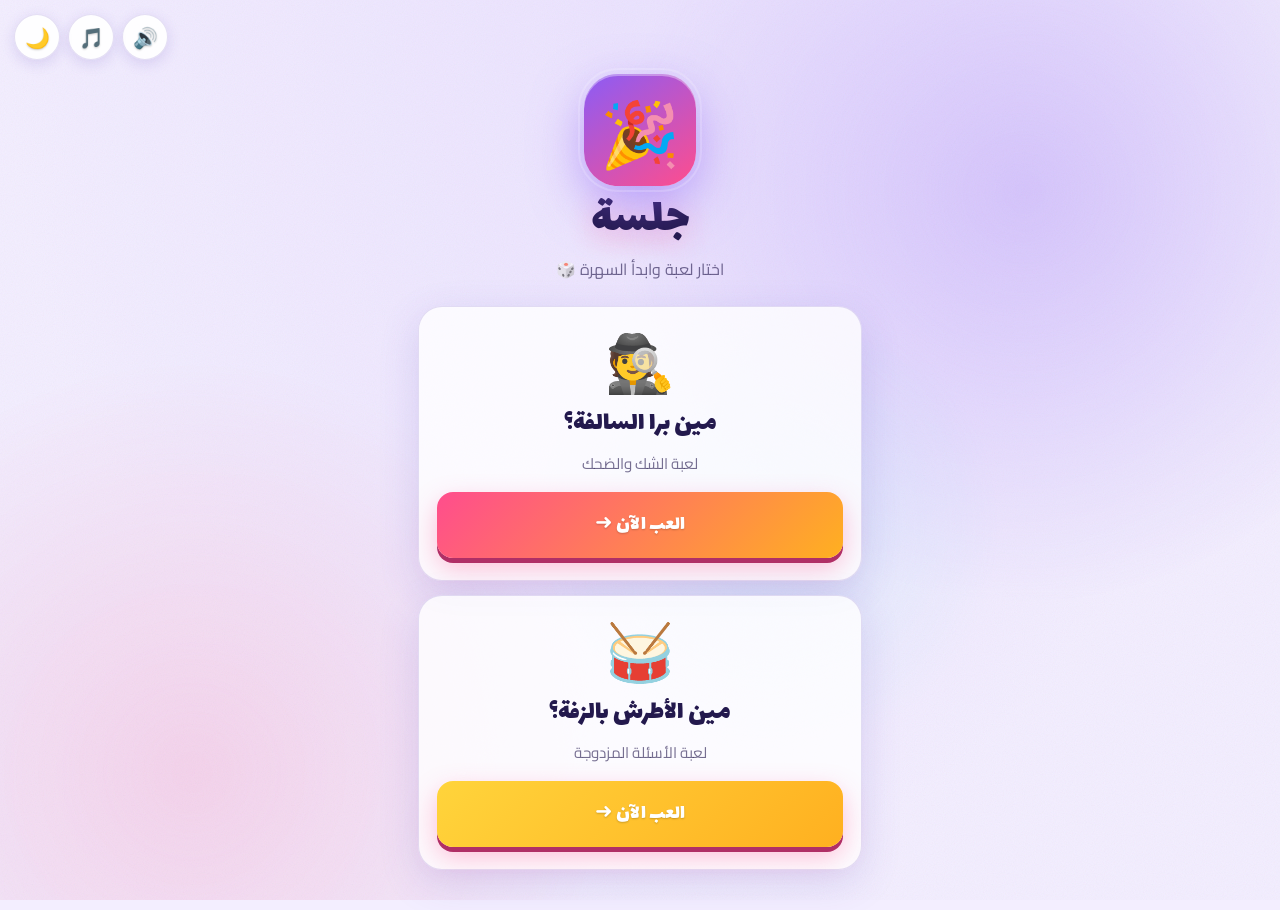
<file: index.html>
<!DOCTYPE html>
<html lang="ar" dir="rtl">
<head>
<meta charset="UTF-8">
<meta name="referrer" content="no-referrer">
<meta name="viewport" content="width=device-width, initial-scale=1.0, viewport-fit=cover">
<meta name="theme-color" content="#0b0820">
<script src="js/theme.js?v=32"></script>
<title>جلسة</title>
<link rel="icon" href="data:image/svg+xml,%3Csvg xmlns='http://www.w3.org/2000/svg' viewBox='0 0 100 100'%3E%3Ctext y='.9em' font-size='90'%3E🕵️%3C/text%3E%3C/svg%3E">
<link rel="preconnect" href="https://fonts.googleapis.com">
<link rel="preconnect" href="https://fonts.gstatic.com" crossorigin>
<link href="https://fonts.googleapis.com/css2?family=Cairo:wght@400;700;900&family=Lalezar&display=swap" rel="stylesheet">
<link rel="stylesheet" href="css/style.css?v=32">
</head>
<body>
<div id="aurora"><i></i><i></i><i></i></div>
<div id="bg"></div>
<div class="top-controls">
  <button id="muteBtn" data-quiet="1" aria-label="المؤثرات الصوتية">🔊</button>
  <button id="musicBtn" data-quiet="1" aria-label="الموسيقى">🎵</button>
  <button id="themeBtn" data-quiet="1" aria-label="الوضع الليلي أو العادي">🌙</button>
</div>
<div id="app"></div>

<script src="js/vendor/supabase-2.119.0.js"></script>
<script src="js/data.js?v=32"></script>
<script src="js/fx.js?v=32"></script>
<script src="js/chars.js?v=32"></script>
<script src="js/local.js?v=32"></script>
<script src="js/secure.js?v=32"></script>
<script src="js/voice.js?v=32"></script>
<script src="js/online.js?v=32"></script>
<script src="js/atarsh_data.js?v=32"></script>
<script src="js/atarsh.js?v=32"></script>
<script src="js/atarsh_online.js?v=32"></script>
</body>
</html>
</file>
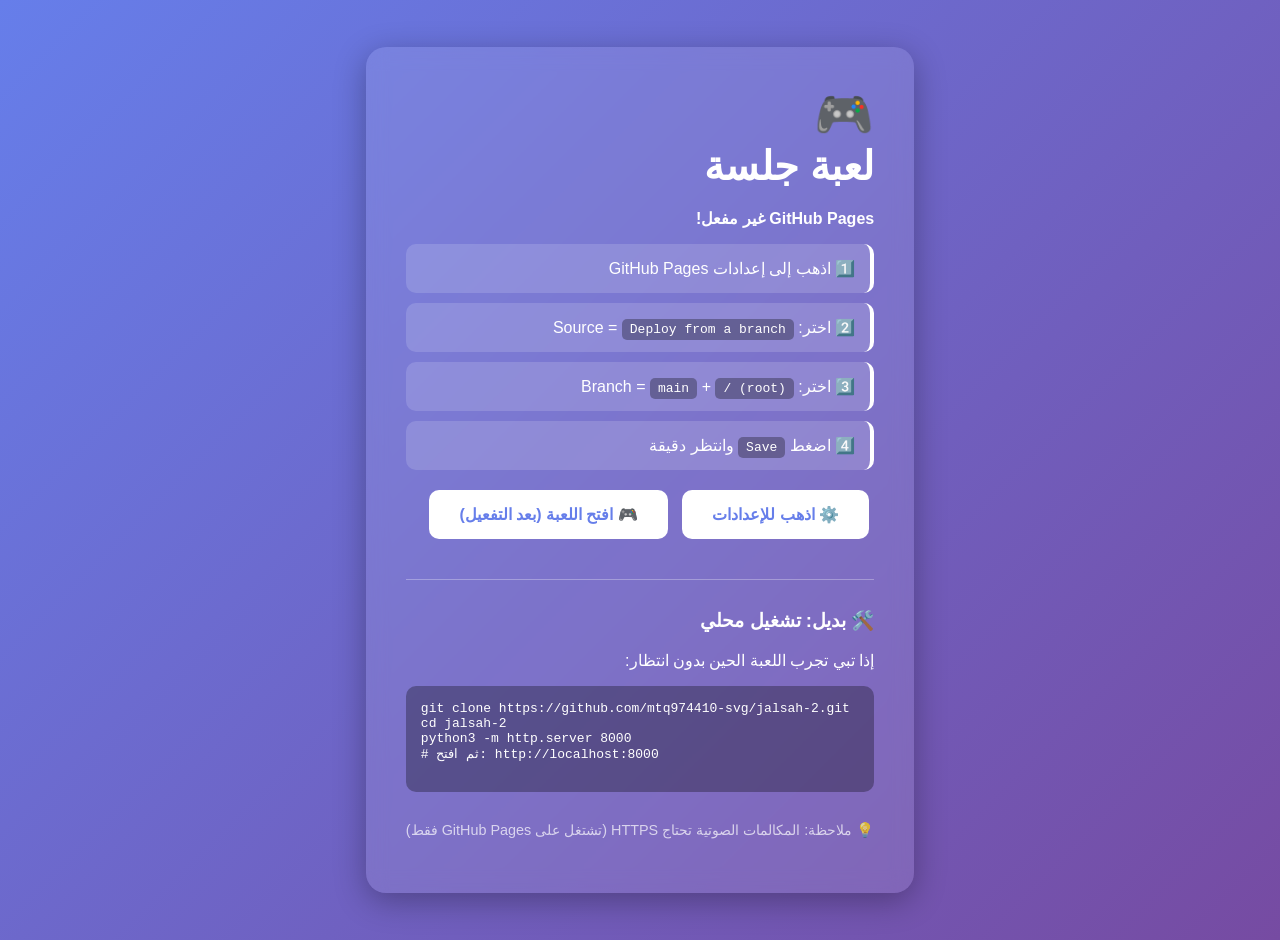
<file: OPEN_ME.html>
<!DOCTYPE html>
<html lang="ar" dir="rtl">
<head>
<meta charset="UTF-8">
<title>تفعيل GitHub Pages - جلسة</title>
<style>
body {
  font-family: 'Segoe UI', Tahoma, Geneva, Verdana, sans-serif;
  background: linear-gradient(135deg, #667eea 0%, #764ba2 100%);
  color: white;
  display: flex;
  justify-content: center;
  align-items: center;
  min-height: 100vh;
  margin: 0;
  padding: 20px;
  direction: rtl;
}
.card {
  background: rgba(255,255,255,0.1);
  backdrop-filter: blur(10px);
  border-radius: 20px;
  padding: 40px;
  max-width: 600px;
  box-shadow: 0 8px 32px rgba(0,0,0,0.3);
}
h1 { font-size: 2.5em; margin: 0 0 20px 0; }
.emoji { font-size: 3em; }
.step { 
  background: rgba(255,255,255,0.15); 
  padding: 15px; 
  margin: 10px 0; 
  border-radius: 10px;
  border-right: 4px solid #fff;
}
.btn {
  display: inline-block;
  background: #fff;
  color: #667eea;
  padding: 15px 30px;
  border-radius: 10px;
  text-decoration: none;
  font-weight: bold;
  margin: 10px 5px;
  transition: transform 0.2s;
}
.btn:hover { transform: scale(1.05); }
code {
  background: rgba(0,0,0,0.3);
  padding: 3px 8px;
  border-radius: 5px;
  font-family: monospace;
}
</style>
</head>
<body>
<div class="card">
  <div class="emoji">🎮</div>
  <h1>لعبة جلسة</h1>
  
  <p><strong>GitHub Pages غير مفعل!</strong></p>
  
  <div class="step">
    <strong>1️⃣</strong> اذهب إلى إعدادات GitHub Pages
  </div>
  
  <div class="step">
    <strong>2️⃣</strong> اختر: Source = <code>Deploy from a branch</code>
  </div>
  
  <div class="step">
    <strong>3️⃣</strong> اختر: Branch = <code>main</code> + <code>/ (root)</code>
  </div>
  
  <div class="step">
    <strong>4️⃣</strong> اضغط <code>Save</code> وانتظر دقيقة
  </div>
  
  <a href="https://github.com/mtq974410-svg/jalsah-2/settings/pages" class="btn" target="_blank">
    ⚙️ اذهب للإعدادات
  </a>
  
  <a href="https://mtq974410-svg.github.io/jalsah-2/" class="btn" target="_blank">
    🎮 افتح اللعبة (بعد التفعيل)
  </a>
  
  <hr style="margin: 30px 0; border: 0; border-top: 1px solid rgba(255,255,255,0.3)">
  
  <h3>🛠️ بديل: تشغيل محلي</h3>
  <p>إذا تبي تجرب اللعبة الحين بدون انتظار:</p>
  <pre style="background: rgba(0,0,0,0.3); padding: 15px; border-radius: 10px; text-align: left; direction: ltr; overflow-x: auto;">
git clone https://github.com/mtq974410-svg/jalsah-2.git
cd jalsah-2
python3 -m http.server 8000
# ثم افتح: http://localhost:8000
  </pre>
  
  <p style="margin-top: 30px; opacity: 0.7; font-size: 0.9em;">
    💡 ملاحظة: المكالمات الصوتية تحتاج HTTPS (تشتغل على GitHub Pages فقط)
  </p>
</div>
</body>
</html>
</file>
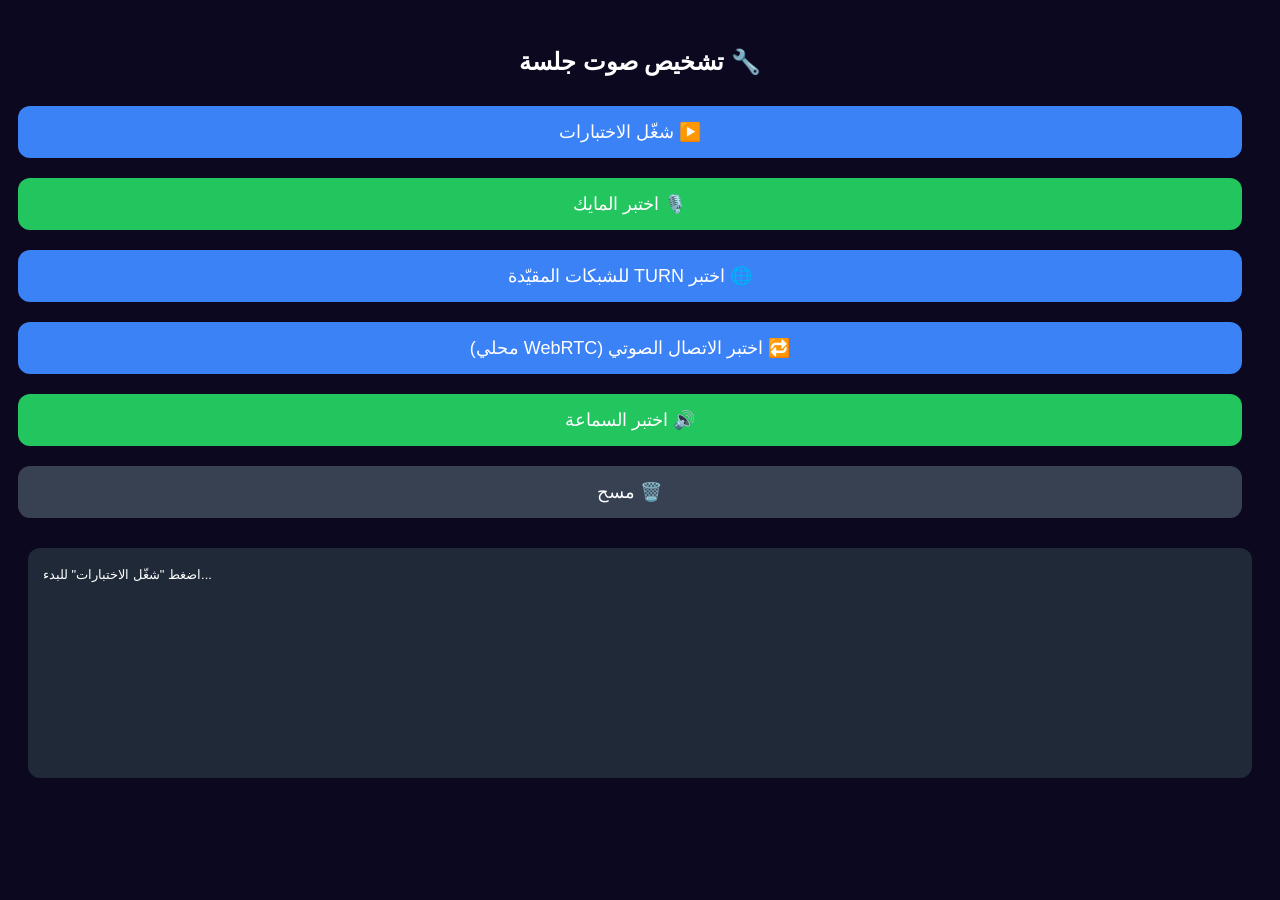
<file: test-voice.html>
<!DOCTYPE html>
<html lang="ar" dir="rtl">
<head>
<meta charset="UTF-8">
<meta name="viewport" content="width=device-width, initial-scale=1.0">
<title>اختبار الصوت</title>
<style>
  body { font-family: Arial, sans-serif; padding: 20px; background: #0b0820; color: white; }
  button { padding: 15px 30px; font-size: 18px; margin: 10px; border-radius: 12px; border: none; cursor: pointer; width: 100%; }
  .green  { background: #22c55e; color: white; }
  .blue   { background: #3b82f6; color: white; }
  .red    { background: #ef4444; color: white; }
  .gray   { background: #374151; color: white; }
  #log { background: #1f2937; border-radius: 12px; padding: 15px; margin-top: 20px; min-height: 200px; font-size: 13px; line-height: 1.8; direction: ltr; word-break: break-all; }
  .ok   { color: #22c55e; }
  .err  { color: #ef4444; }
  .info { color: #60a5fa; }
  .warn { color: #fbbf24; }
  h2 { text-align: center; }
</style>
</head>
<body>
<h2>🔧 تشخيص صوت جلسة</h2>

<button class="blue" onclick="runTests()">▶️ شغّل الاختبارات</button>
<button class="green" onclick="testMic()">🎙️ اختبر المايك</button>
<button class="blue" onclick="testRelay()">🌐 اختبر TURN للشبكات المقيّدة</button>
<button class="blue" onclick="loopbackTest()">🔁 اختبر الاتصال الصوتي (WebRTC محلي)</button>
<button class="green" onclick="testSpeaker()">🔊 اختبر السماعة</button>
<button class="gray" onclick="clearLog()">🗑️ مسح</button>

<div id="log">اضغط "شغّل الاختبارات" للبدء...</div>

<script>
const log = document.getElementById("log");
let captureTestRunning = false;
const turnURL = () => (window.JALSAH_VOICE_CONFIG || {}).turnEndpoint ||
  "https://aljalsa.metered.live/api/v1/turn/credentials?apiKey=1797aa7c66e844529ee95d27d4f7d4220b60";
async function fetchTurn() {
  const ctrl = new AbortController(), timeout = setTimeout(() => ctrl.abort(), 8000);
  try {
    const response = await fetch(turnURL(), {cache: "no-store", credentials: "same-origin", signal: ctrl.signal});
    if (!response.ok) throw new Error("HTTP " + response.status);
    const servers = await response.json();
    if (!Array.isArray(servers) || !servers.some(s => s && s.username && s.credential &&
        (Array.isArray(s.urls) ? s.urls : [s.urls]).some(u => /^turns?:/i.test(u))))
      throw new Error("لا توجد بيانات TURN صالحة");
    return servers;
  } finally { clearTimeout(timeout); }
}

// A credential API success is NOT proof that the relay can be reached.
async function testRelay() {
  let pc;
  addLog("=== اختبار وصول TURN (relay-only) ===");
  try {
    const servers = await fetchTurn();
    const PC = window.RTCPeerConnection || window.webkitRTCPeerConnection;
    pc = new PC({iceServers: servers, iceTransportPolicy: "relay"});
    const gathered = new Promise((resolve, reject) => {
      const timer = setTimeout(() => reject(new Error("لم يصل relay candidate خلال 12 ثانية")), 12000);
      pc.onicecandidate = e => {
        if (e.candidate && / typ relay(?: |$)/.test(e.candidate.candidate)) {clearTimeout(timer);resolve(true);}
        else if (!e.candidate) {clearTimeout(timer);resolve(false);}
      };
      pc.__stopTimer = () => clearTimeout(timer);
    });
    pc.createDataChannel("relay-diagnostic");
    await pc.setLocalDescription(await pc.createOffer());
    const relay = await gathered;
    addLog(relay ? "✅ تم حجز relay عبر TURN. يبقى اختبار جهازين على شبكتين مختلفتين للتأكد من مرور الصوت."
      : "❌ لم يتم حجز relay. راجع صلاحية بيانات TURN وحصة الخدمة والشبكة.", relay ? "ok" : "err");
  } catch(e) { addLog("❌ TURN: " + e.message, "err"); }
  finally { if (pc) {if (pc.__stopTimer) pc.__stopTimer();pc.close();} }
}

function addLog(msg, type = "info") {
  const d = document.createElement("div");
  d.className = type;
  d.textContent = new Date().toLocaleTimeString() + " | " + msg;
  log.appendChild(d);
  log.scrollTop = log.scrollHeight;
}

function clearLog() { log.innerHTML = ""; }

async function runTests() {
  clearLog();
  addLog("=== بدء الاختبارات ===", "info");

  // 1. HTTPS
  addLog("1. HTTPS: " + (window.isSecureContext ? "✅ آمن" : "❌ غير آمن - يجب HTTPS"), window.isSecureContext ? "ok" : "err");

  // 2. getUserMedia
  const hasGUM = !!(navigator.mediaDevices && navigator.mediaDevices.getUserMedia);
  addLog("2. getUserMedia: " + (hasGUM ? "✅ متاح" : "❌ غير متاح"), hasGUM ? "ok" : "err");

  // 3. RTCPeerConnection
  const hasRTC = !!(window.RTCPeerConnection || window.webkitRTCPeerConnection);
  addLog("3. RTCPeerConnection: " + (hasRTC ? "✅ متاح" : "❌ غير متاح"), hasRTC ? "ok" : "err");

  // 4. AudioContext
  const hasAC = !!(window.AudioContext || window.webkitAudioContext);
  addLog("4. AudioContext: " + (hasAC ? "✅ متاح" : "❌ غير متاح"), hasAC ? "ok" : "err");

  // 5. WebCrypto
  const hasCrypto = !!(window.crypto && window.crypto.subtle);
  addLog("5. WebCrypto: " + (hasCrypto ? "✅ متاح" : "❌ غير متاح"), hasCrypto ? "ok" : "err");

  // 6. اختبار STUN
  addLog("6. جاري اختبار STUN...", "info");
  try {
    await testSTUN();
  } catch(e) {
    addLog("   STUN خطأ: " + e.message, "err");
  }

  // 7. اختبار TURN API
  addLog("7. جاري اختبار TURN API...", "info");
  try {
    const data = await fetchTurn();
    addLog("   TURN API: ✅ " + data.length + " servers (بيانات فقط؛ اضغط اختبار TURN للتحقق من relay)", "ok");
  } catch(e) {
    addLog("   TURN API: ❌ " + e.message, "err");
  }

  // 8. معلومات الجهاز
  const ua = navigator.userAgent;
  const inApp = /FBAN|FBAV|FB_IAB|Instagram|Snapchat|Line\/|MicroMessenger|TikTok|musical_ly|BytedanceWebview|Twitter|Telegram|WhatsApp|; wv\)/i.test(ua);
  addLog("   متصفح تطبيق (انستغرام/سناب...): " + (inApp ? "⚠️ نعم - افتح الرابط في Safari أو Chrome" : "✅ لا"), inApp ? "warn" : "ok");
  addLog("   Wake Lock (منع انطفاء الشاشة): " + ("wakeLock" in navigator ? "✅ متاح" : "⚠️ غير متاح (اقفل قفل الشاشة التلقائي يدوياً)"), "wakeLock" in navigator ? "ok" : "warn");
  try {
    if (navigator.permissions) {
      const st = await navigator.permissions.query({ name: "microphone" });
      addLog("   إذن المايك: " + st.state + (st.state === "denied" ? " ❌ ممنوع من إعدادات المتصفح" : ""), st.state === "denied" ? "err" : "info");
    }
  } catch (e) {}
  addLog("8. المتصفح: " + navigator.userAgent.substring(0, 80), "info");
  addLog("   الصفحة: " + location.href, "info");

  addLog("=== انتهت الاختبارات ===", "info");
}

async function testSTUN() {
  const PC = window.RTCPeerConnection || window.webkitRTCPeerConnection;
  if (!PC) throw new Error("RTCPeerConnection غير متاح");
  const pc = new PC({iceServers: [{urls: "stun:stun.l.google.com:19302"}]});
  let timer;
  try {
    const result = new Promise(resolve => {
      timer = setTimeout(() => resolve(false), 5000);
      pc.onicecandidate = e => {
        if (e.candidate && / typ srflx(?: |$)/.test(e.candidate.candidate)) resolve(true);
        else if (!e.candidate) resolve(false);
      };
    });
    pc.createDataChannel("test");
    await pc.setLocalDescription(await pc.createOffer());
    const found = await result;
    addLog(found ? "   STUN: ✅ وصل server-reflexive candidate" : "   STUN: ⚠️ لم يصل عنوان خارجي (شبكة مقيّدة؟)", found ? "ok" : "warn");
  } finally { clearTimeout(timer);pc.close(); }
}

async function measureLevel(stream, ms) {
  const AC = window.AudioContext || window.webkitAudioContext;
  if (!AC) return null;
  const ctx = new AC();
  try { await ctx.resume(); } catch (e) {}
  const src = ctx.createMediaStreamSource(stream), an = ctx.createAnalyser();
  an.fftSize = 512; src.connect(an);
  const silent = ctx.createGain(); silent.gain.value = 0; an.connect(silent); silent.connect(ctx.destination);
  const buf = new Uint8Array(an.fftSize); let peak = 0; const t0 = performance.now();
  await new Promise(done => {
    const tick = () => {
      an.getByteTimeDomainData(buf);
      let sum = 0; for (let i = 0; i < buf.length; i++) { const v = (buf[i] - 128) / 128; sum += v * v; }
      peak = Math.max(peak, Math.sqrt(sum / buf.length));
      if (performance.now() - t0 >= ms) done(); else setTimeout(tick, 50);
    };
    tick();
  });
  try { src.disconnect(); an.disconnect(); silent.disconnect(); await ctx.close(); } catch (e) {}
  return peak;
}

async function getStream() {
  // نفس تسلسل المحاولات المستخدم في اللعبة
  const tries = [
    { echoCancellation: true, noiseSuppression: true, autoGainControl: true, channelCount: { ideal: 1 } },
    { echoCancellation: true, noiseSuppression: true, autoGainControl: true },
    true
  ];
  let last;
  for (const audio of tries) {
    try { return await navigator.mediaDevices.getUserMedia({ audio, video: false }); }
    catch (e) {
      last = e;
      if (["NotAllowedError", "PermissionDeniedError", "SecurityError", "NotFoundError"].includes(e.name)) throw e;
    }
  }
  throw last;
}

async function listDevices() {
  try {
    const devs = await navigator.mediaDevices.enumerateDevices();
    const ins = devs.filter(d => d.kind === "audioinput"), outs = devs.filter(d => d.kind === "audiooutput");
    addLog("🎙️ مايكات: " + ins.length + " | 🔊 مخارج: " + outs.length + (outs.length === 0 ? " (المتصفح يخفي المخارج، طبيعي بسفاري/iOS)" : ""), "info");
    ins.forEach(d => addLog("   - " + (d.label || "(بدون اسم)"), "info"));
  } catch (e) { addLog("تعذّر عرض الأجهزة: " + e.message, "warn"); }
}

async function testSpeaker() {
  addLog("=== اختبار السماعة ===", "info");
  try {
    const AC = window.AudioContext || window.webkitAudioContext;
    const ctx = new AC(); await ctx.resume();
    const o = ctx.createOscillator(), g = ctx.createGain();
    o.frequency.value = 660; g.gain.value = 0.15; o.connect(g); g.connect(ctx.destination);
    o.start(); addLog("🔊 لازم تسمع نغمة لمدة ثانية...", "warn");
    setTimeout(() => { o.stop(); ctx.close(); addLog("لو ما سمعت: ارفع الصوت، وتأكد أن الجوال مو بوضع الصامت (iPhone: الزر الجانبي).", "info"); }, 1000);
  } catch (e) { addLog("❌ " + e.message, "err"); }
}

// اتصالان WebRTC داخل نفس الصفحة: يثبت أن المايك + الترميز + التشغيل يشتغلون بهالمتصفح
async function loopbackTest() {
  if (captureTestRunning) { addLog("انتظر اكتمال اختبار المايك الحالي", "warn"); return; }
  captureTestRunning = true;
  addLog("=== اختبار اتصال WebRTC محلي (لا يختبر الشبكة الخارجية) ===");
  let stream, a, b, el, timer;
  const earlyA = [], earlyB = [];
  const add = (pc, list, candidate) => {
    if (!candidate) return;
    if (pc.remoteDescription) pc.addIceCandidate(candidate).catch(e => addLog("ICE: " + e.message, "warn"));
    else list.push(candidate);
  };
  try {
    stream = await getStream(); await listDevices();
    const PC = window.RTCPeerConnection || window.webkitRTCPeerConnection;
    a = new PC({iceServers: []}); b = new PC({iceServers: []});
    a.onicecandidate = e => add(b, earlyB, e.candidate);
    b.onicecandidate = e => add(a, earlyA, e.candidate);
    let remote;
    b.ontrack = e => { remote = (e.streams && e.streams[0]) || new MediaStream([e.track]); };
    stream.getTracks().forEach(t => a.addTrack(t, stream));
    await a.setLocalDescription(await a.createOffer()); await b.setRemoteDescription(a.localDescription);
    for (const candidate of earlyB.splice(0)) await b.addIceCandidate(candidate);
    await b.setLocalDescription(await b.createAnswer()); await a.setRemoteDescription(b.localDescription);
    for (const candidate of earlyA.splice(0)) await a.addIceCandidate(candidate);
    await new Promise((resolve,reject) => {
      const check = () => {
        if (a.connectionState === "failed" || b.connectionState === "failed") return reject(new Error("فشل ICE"));
        if (remote && [a,b].every(pc => pc.connectionState === "connected" || ["connected","completed"].includes(pc.iceConnectionState))) resolve();
      };
      timer = setTimeout(() => reject(new Error("لم يكتمل الاتصال خلال 10 ثواني")),10000);
      a.onconnectionstatechange = b.onconnectionstatechange = a.oniceconnectionstatechange = b.oniceconnectionstatechange = check;
      check();
    });
    clearTimeout(timer);
    el = document.createElement("audio"); el.muted = true; el.srcObject = remote;
    el.setAttribute("playsinline", ""); document.body.appendChild(el);
    try { await el.play(); } catch(e) {}
    addLog("🎤 اتصل ICE فعلياً. تكلّم الحين 4 ثواني...", "warn");
    const peak = await measureLevel(remote,4000), reports = await b.getStats();
    const inbound = [...reports.values()].find(s => s.type === "inbound-rtp" && (s.kind === "audio" || s.mediaType === "audio"));
    if (!inbound || !inbound.bytesReceived) throw new Error("لم تصل حزم صوت RTP");
    addLog("✅ وصل صوت RTP: " + inbound.bytesReceived + " bytes", "ok");
    if (peak !== null) addLog(peak > 0.02 ? "✅ المايك والترميز والاستقبال يعملون محلياً" : "⚠️ المسار متصل لكن المستوى منخفض. تأكد أن المايك مو مكتوم.", peak > 0.02 ? "ok" : "warn");
  } catch(e) { addLog("❌ " + e.name + ": " + e.message, "err"); }
  finally {
    clearTimeout(timer);
    if (el) { el.pause(); el.srcObject = null; el.remove(); }
    if (a) a.close(); if (b) b.close();
    if (stream) stream.getTracks().forEach(t => t.stop());
    captureTestRunning = false;
  }
}

async function testMic() {
  if (captureTestRunning) { addLog("انتظر اكتمال الاختبار الحالي", "warn"); return; }
  captureTestRunning = true;
  let stream;
  addLog("=== اختبار المايك ===", "info");
  try {
    addLog("جاري طلب إذن المايك...", "info");
    stream = await getStream();
    await listDevices();
    const tracks = stream.getAudioTracks();
    addLog("✅ المايك يعمل! Tracks: " + tracks.length, "ok");
    tracks.forEach(t => {
      addLog("  Track: " + t.label + " | enabled: " + t.enabled + " | state: " + t.readyState, "info");
    });

    // مستوى الصوت الفعلي: يكشف مايك شغّال بس مكتوم من النظام أو بعيد
    addLog("🎤 تكلّم الحين لمدة 4 ثواني...", "warn");
    const peak = await measureLevel(stream, 4000);
    if (peak === null) addLog("AudioContext غير متاح، تخطينا فحص المستوى", "warn");
    else if (peak > 0.02) addLog("✅ المايك يلتقط صوتك (أعلى مستوى: " + Math.round(peak * 100) + "%)", "ok");
    else addLog("⚠️ المايك شغّال بس ما التقط صوت (" + Math.round(peak * 100) + "%). تأكد إنه مو مكتوم من إعدادات الجهاز، وقرّب منه.", "warn");

    // أوقف الـ stream
    stream.getTracks().forEach(t => t.stop());
    addLog("✅ اختبار المايك اكتمل بنجاح!", "ok");
  } catch(e) {
    addLog("❌ خطأ: " + e.name + " - " + e.message, "err");
    const errors = {
      NotAllowedError: "المتصفح منع المايك → اضغط على القفل 🔒 ← الميكروفون ← سماح (وتأكد من إذن المتصفح بإعدادات الجهاز)",
      NotFoundError: "ما في مايك على الجهاز",
      NotReadableError: "المايك مشغول بتطبيق ثاني",
      SecurityError: "يحتاج HTTPS",
    };
    if (errors[e.name]) addLog("💡 الحل: " + errors[e.name], "warn");
  } finally {
    if (stream) stream.getTracks().forEach(t => t.stop());
    captureTestRunning = false;
  }
}
</script>
</body>
</html>
</file>
<file: css/style.css>
/* ============================================================
   مين برا السالفة؟ — التصميم
   ============================================================ */
:root {
  --bg: #0b0820;
  --pink: #ff4d8d; --orange: #ffb020; --cyan: #22d3ee; --violet: #8b5cf6;
  --green: #2ee59d; --red: #ff4d6d; --gold: #ffd43b;
  --glass: rgba(255,255,255,0.08); --glass-2: rgba(255,255,255,0.12);
  --line: rgba(255,255,255,0.14);
  --text: #f4f1ff; --muted: rgba(244,241,255,0.65);
  --display: 'Lalezar', 'Cairo', Tahoma, sans-serif;
  --radius: 24px;
  /* ألوان تتغير بين الوضع الليلي والعادي */
  --soft: rgba(255,255,255,.06); --soft-2: rgba(255,255,255,.1); --track: rgba(255,255,255,.12);
  --input-bg: rgba(0,0,0,.25); --placeholder: rgba(255,255,255,.45);
  --shadow: rgba(0,0,0,.35); --panel: rgba(20,14,50,.97); --ctrl-bg: rgba(40,28,90,.75);
  --tile: linear-gradient(160deg, rgba(255,255,255,.18), rgba(255,255,255,.05));
  --aurora-top: #1d1150; --ink: #fff;
}
/* ----- الوضع العادي (فاتح) ----- */
html[data-theme="light"] {
  --bg: #f3eeff;
  --glass: rgba(255,255,255,.8); --glass-2: rgba(255,255,255,.96);
  --line: rgba(90,60,180,.16);
  --text: #23194d; --muted: rgba(35,25,77,.62);
  --soft: rgba(110,80,220,.06); --soft-2: rgba(110,80,220,.1); --track: rgba(90,60,180,.12);
  --input-bg: #ffffff; --placeholder: rgba(35,25,77,.4);
  --shadow: rgba(90,60,180,.16); --panel: rgba(255,255,255,.98); --ctrl-bg: rgba(255,255,255,.92);
  --tile: linear-gradient(160deg, #ffffff, #ece4ff);
  --aurora-top: #e7dcff; --ink: #23194d;
}
html { transition: background .3s; }
body, .card, .chip, .ghost, .pill, input, .chat-sheet, .toast, .top-controls button { transition: background-color .3s, color .3s, border-color .3s; }
* { box-sizing: border-box; -webkit-tap-highlight-color: transparent; }
html { min-height: 100%; background: var(--bg); overflow-x: hidden; }
body {
  margin: 0; min-height: 100vh; overflow-x: hidden;
  font-family: 'Cairo', Tahoma, sans-serif; color: var(--text);
  display: flex; justify-content: center;
}

/* ----- الخلفية: شفق متحرك + حبيبات + إيموجيات ----- */
#aurora { position: fixed; inset: 0; z-index: -2; overflow: hidden; background: radial-gradient(ellipse at top, var(--aurora-top), var(--bg) 70%); }
html[data-theme="light"] #aurora { opacity: .6; }
#aurora i { position: absolute; width: 70vmax; height: 70vmax; border-radius: 50%; opacity: .5; animation: drift 22s ease-in-out infinite alternate; will-change: transform; }
#aurora i:nth-child(1) { background: radial-gradient(circle, rgba(139,92,246,.9), transparent 65%); top: -20vmax; right: -15vmax; }
#aurora i:nth-child(2) { background: radial-gradient(circle, rgba(255,77,141,.8), transparent 65%); bottom: -25vmax; left: -20vmax; animation-duration: 28s; opacity: .35; }
#aurora i:nth-child(3) { background: radial-gradient(circle, rgba(34,211,238,.7), transparent 65%); top: 30%; left: 40%; width: 40vmax; height: 40vmax; animation-duration: 34s; opacity: .22; }
body::after {
  content: ""; position: fixed; inset: 0; z-index: -1; pointer-events: none; opacity: .07;
  background-image: url("data:image/svg+xml,%3Csvg xmlns='http://www.w3.org/2000/svg' width='160' height='160'%3E%3Cfilter id='n'%3E%3CfeTurbulence type='fractalNoise' baseFrequency='.9' numOctaves='2'/%3E%3C/filter%3E%3Crect width='100%25' height='100%25' filter='url(%23n)'/%3E%3C/svg%3E");
}
#bg { position: fixed; inset: 0; overflow: hidden; pointer-events: none; z-index: -1; }
#bg span { position: absolute; bottom: -80px; opacity: .1; animation: floatUp linear infinite; filter: saturate(.8); }
#fx { position: fixed; inset: 0; width: 100%; height: 100%; pointer-events: none; z-index: 80; }

#app { position: relative; width: 100%; max-width: 480px; padding: 74px 18px 40px; }

/* ----- أزرار الصوت ----- */
.top-controls { position: fixed; top: 14px; left: 14px; z-index: 60; display: flex; gap: 8px; }
.top-controls button {
  width: 46px; height: 46px; padding: 0; border-radius: 50%; font-size: 1.25rem;
  background: var(--ctrl-bg); border: 1px solid var(--line); box-shadow: 0 4px 14px var(--shadow); color: var(--text);
}
.top-controls button.off { opacity: .45; filter: grayscale(1); }

/* ----- الطباعة ----- */
h1, h2, h3 { margin: 0; font-weight: 400; }
h1 { font-family: var(--display); font-size: 2.6rem; text-align: center; line-height: 1.2; }
h2, .title { font-family: var(--display); font-size: 1.9rem; text-align: center; margin: 4px 0 14px; line-height: 1.3; }
.center { text-align: center; }
.muted { color: var(--muted); }
.hint { color: var(--muted); font-size: .92rem; text-align: center; margin: 10px 0 0; }

/* ----- الهيرو ----- */
.hero { text-align: center; margin: 0 0 22px; }
.logo-badge {
  width: 112px; height: 112px; margin: 0 auto 8px; border-radius: 34px; display: grid; place-items: center;
  background: linear-gradient(145deg, var(--pink), var(--violet));
  box-shadow: 0 18px 50px rgba(139,92,246,.55), inset 0 2px 0 rgba(255,255,255,.35);
  animation: floatY 4s ease-in-out infinite; position: relative;
}
.logo-badge::after { content: ""; position: absolute; inset: -6px; border-radius: 40px; border: 2px solid rgba(255,255,255,.18); animation: pulseRing 2.6s ease-out infinite; }
.logo-emoji { font-size: 64px; animation: wiggle 3s ease-in-out infinite; display: inline-block; }
.logo { font-size: 3.1rem; line-height: 1.05; margin-top: 6px; text-shadow: 0 6px 30px rgba(255,77,141,.35); }
.logo span {
  background: linear-gradient(90deg, var(--orange), var(--pink), var(--violet), var(--orange));
  background-size: 300% 100%; -webkit-background-clip: text; background-clip: text; color: transparent;
  animation: gradMove 6s linear infinite;
}
.tagline { color: var(--muted); margin: 8px 0 0; }

/* ----- الكروت ----- */
.card {
  position: relative; background: var(--glass); border: 1px solid var(--line);
  border-radius: var(--radius); padding: 18px; margin-bottom: 14px;
  box-shadow: 0 12px 40px var(--shadow), inset 0 1px 0 rgba(255,255,255,.08);
}
.card-title { display: flex; align-items: center; gap: 8px; font-weight: 700; font-size: 1.08rem; margin-bottom: 12px; }
.badge { background: var(--glass-2); border-radius: 999px; padding: 0 10px; font-size: .9rem; }
.pill {
  display: table; margin: 0 auto 14px; padding: 6px 16px; border-radius: 999px;
  background: var(--glass-2); border: 1px solid var(--line); font-weight: 700;
}
.divider { display: flex; align-items: center; gap: 10px; color: var(--muted); margin: 14px 0; font-size: .9rem; }
.divider::before, .divider::after { content: ""; flex: 1; height: 1px; background: var(--line); }
.topbar { display: flex; align-items: center; gap: 10px; margin-bottom: 14px; }
.topbar .title { flex: 1; margin: 0; text-align: right; }
.icon-btn { width: 44px; height: 44px; padding: 0; border-radius: 14px; font-size: 1.2rem; }

/* ----- الأزرار ----- */
button {
  position: relative; overflow: hidden; font-family: inherit; font-size: 1.05rem; font-weight: 700;
  border: none; border-radius: 16px; padding: 12px 18px; cursor: pointer; color: #fff;
  background: linear-gradient(135deg, var(--pink), var(--orange));
  box-shadow: 0 5px 0 #b02f66, 0 10px 26px rgba(255,77,141,.35);
  transition: transform .12s, box-shadow .12s, filter .2s;
  text-shadow: 0 1px 2px rgba(0,0,0,.2);
}
button:active { transform: translateY(4px); box-shadow: 0 1px 0 #b02f66, 0 4px 12px rgba(255,77,141,.3); }
button:disabled { opacity: .4; cursor: not-allowed; filter: grayscale(.6); }
.big { display: block; width: 100%; padding: 17px; font-size: 1.3rem; margin-top: 10px; font-family: var(--display); font-weight: 400; letter-spacing: .3px; }
.big:not(.ghost):not(:disabled)::before {
  content: ""; position: absolute; top: 0; bottom: 0; width: 40%; left: 0;
  background: linear-gradient(100deg, transparent, rgba(255,255,255,.35), transparent);
  transform: translateX(-160%) skewX(-20deg); animation: shine 3.5s ease-in-out infinite; pointer-events: none;
}
.ghost, .icon-btn, .chip, .pick, .opt, .x-btn {
  background: var(--glass-2); border: 1px solid var(--line); box-shadow: 0 4px 0 var(--shadow); text-shadow: none; color: var(--text);
}
.ghost:active, .icon-btn:active, .chip:active, .pick:active, .opt:active { box-shadow: 0 1px 0 rgba(0,0,0,.25); }
.ripple { position: absolute; border-radius: 50%; background: rgba(255,255,255,.35); transform: scale(0); animation: ripple .6s ease-out; pointer-events: none; }

/* ----- الحقول ----- */
.row { display: flex; gap: 8px; }
input {
  flex: 1; min-width: 0; width: 100%; padding: 14px 16px; border-radius: 16px;
  background: var(--input-bg); border: 1px solid var(--line); color: var(--text);
  font-family: inherit; font-size: 1.05rem; outline: none; transition: border-color .2s, box-shadow .2s;
}
input::placeholder { color: var(--placeholder); }
input:focus { border-color: var(--cyan); box-shadow: 0 0 0 4px rgba(34,211,238,.18); }
.code-input { text-align: center; letter-spacing: 6px; font-family: var(--display); font-size: 1.6rem; padding: 10px; direction: ltr; }

/* ----- الأفاتار ----- */
.av {
  display: inline-grid; place-items: center; flex-shrink: 0;
  width: 40px; height: 40px; border-radius: 50%; font-size: 21px; line-height: 1;
  background: var(--c);
  background: radial-gradient(circle at 30% 25%, color-mix(in srgb, var(--c) 55%, white), var(--c) 70%);
  box-shadow: 0 4px 12px rgba(0,0,0,.3), inset 0 -3px 0 rgba(0,0,0,.15);
}
.av { overflow: hidden; position: relative; }
.av-btn { position: relative; padding: 0; border-radius: 50%; background: none; box-shadow: none; overflow: visible; flex-shrink: 0; }
.av-btn:active { transform: scale(.9); box-shadow: none; }
.av-swap { position: absolute; bottom: -4px; left: -4px; width: 20px; height: 20px; border-radius: 50%; display: grid; place-items: center;
  font-size: 11px; background: var(--glass-2); border: 1px solid var(--line); box-shadow: 0 2px 6px var(--shadow); }
.av-btn.spin-once .av { animation: avSpin .45s cubic-bezier(.2,1.4,.4,1); }

/* ----- شاشة "شخصيتك" ----- */
.look-preview { display: flex; flex-direction: column; align-items: center; margin: 4px 0 16px; }
.look-preview .av { box-shadow: 0 0 0 5px var(--orange), 0 0 40px rgba(255,176,32,.4), 0 16px 40px var(--shadow); }
.look-preview.bump-in .av { animation: lookBump .4s cubic-bezier(.2,1.6,.4,1); }
.tabs-wrap { position: relative; margin-bottom: 4px; }
.look-tabs { display: flex; gap: 8px; overflow-x: auto; padding: 4px 46px 10px; scrollbar-width: none; scroll-behavior: smooth; }
.tab-arrow {
  position: absolute; top: 4px; z-index: 2; width: 40px; height: 40px; padding: 0; border-radius: 50%;
  font-size: 1.7rem; line-height: 1; font-family: Arial, sans-serif; font-weight: 900;
  display: grid; place-items: center; transition: opacity .2s, transform .12s;
}
.tab-arrow svg { width: 22px; height: 22px; }
.tab-arrow path { fill: none; stroke: #fff; stroke-width: 3.2; stroke-linecap: round; stroke-linejoin: round; }
.tab-arrow.right { right: 0; }
.tab-arrow.left { left: 0; }
.tab-arrow.off { opacity: .3; pointer-events: none; filter: grayscale(.6); }
.look-tabs::-webkit-scrollbar { display: none; }
.look-tabs .chip { flex-shrink: 0; white-space: nowrap; }
.look-grid { display: grid; grid-template-columns: repeat(3, 1fr); gap: 10px; }
.look-grid.colors { grid-template-columns: repeat(6, 1fr); }
.look-opt { display: flex; flex-direction: column; align-items: center; gap: 6px; padding: 10px 4px; border-radius: 18px; font-size: .9rem;
  background: var(--glass-2); border: 2px solid var(--line); box-shadow: 0 4px 0 var(--shadow); color: var(--text); text-shadow: none; }
.look-opt.on { border-color: var(--orange); box-shadow: 0 0 0 3px rgba(255,176,32,.35), 0 4px 0 var(--shadow); }
.swatch { aspect-ratio: 1; width: 100%; padding: 0; border-radius: 50%; background: var(--sw); border: 3px solid var(--line); box-shadow: 0 3px 0 var(--shadow); }
.swatch.on { border-color: var(--text); transform: scale(1.12); }
@keyframes lookBump { 0% { transform: scale(.85) rotate(-6deg); } 100% { transform: none; } }
.static .look-preview.bump-in .av { animation: lookBump .4s cubic-bezier(.2,1.6,.4,1) !important; }
@keyframes avSpin { from { transform: rotate(-200deg) scale(.4); } to { transform: none; } }
.av svg { width: 100%; height: 100%; display: block; }
.av.sm { width: 30px; height: 30px; font-size: 16px; }
.av.md { width: 56px; height: 56px; font-size: 30px; }
.av.lg { width: 74px; height: 74px; font-size: 40px; }
.av.xl { width: 110px; height: 110px; font-size: 60px; box-shadow: 0 0 0 6px rgba(255,255,255,.12), 0 16px 40px rgba(0,0,0,.4); }
.av.xxl { width: 132px; height: 132px; font-size: 74px; }

/* ----- اللاعبين ----- */
.players { list-style: none; padding: 0; margin: 12px 0 0; display: flex; flex-direction: column; gap: 8px; }
.players li {
  display: flex; align-items: center; gap: 10px; padding: 8px 10px; border-radius: 16px;
  background: var(--soft); border: 1px solid var(--soft);
}
.players li.new { animation: popIn .5s cubic-bezier(.2,1.5,.4,1) both; }
.pname { flex: 1; font-weight: 700; overflow: hidden; text-overflow: ellipsis; white-space: nowrap; }
.pscore { color: var(--gold); font-weight: 700; font-size: .95rem; }
.tag { font-size: .75rem; padding: 2px 8px; border-radius: 999px; background: var(--glass-2); color: var(--muted); }
.x-btn { width: 32px; height: 32px; padding: 0; border-radius: 10px; font-size: .9rem; background: rgba(255,77,109,.25); border-color: rgba(255,77,109,.4); }
.status-dot { width: 10px; height: 10px; border-radius: 50%; background: #666; flex-shrink: 0; }
.status-dot.on { background: var(--green); box-shadow: 0 0 10px var(--green); animation: blink 2s ease-in-out infinite; }

/* ----- التصنيفات ----- */
.chips { display: flex; flex-wrap: wrap; gap: 8px; }
.chip { padding: 9px 14px; font-size: .95rem; border-radius: 999px; }
.chip.active { color: #fff; background: linear-gradient(135deg, var(--cyan), var(--violet)); border-color: transparent; box-shadow: 0 4px 0 #4c2fa8, 0 8px 20px rgba(139,92,246,.4); transform: translateY(-1px); }

/* ----- كود الغرفة ----- */
.room-code { display: flex; justify-content: center; gap: 7px; direction: ltr; margin: 6px 0 12px; }
.room-code span {
  display: inline-grid; place-items: center; width: 48px; height: 64px; border-radius: 15px;
  font-family: var(--display); font-size: 2.3rem; line-height: 1;
  background: var(--tile);
  border: 1px solid var(--line); box-shadow: 0 8px 0 var(--shadow), 0 14px 30px var(--shadow);
  animation: tileIn .6s cubic-bezier(.2,1.6,.4,1) both; animation-delay: calc(var(--i) * 110ms);
}
.share-row { display: flex; gap: 8px; }
.share-row button { flex: 1; }

/* ----- شاشة تمرير الجوال ----- */
.pass { text-align: center; padding: 26px 18px; }
.pass .av { margin: 10px auto; animation: popIn .6s cubic-bezier(.2,1.6,.4,1) both; }
.pass-name { font-family: var(--display); font-size: 2.4rem; margin: 4px 0; }

/* ----- كرت الدور: وجه واحد يلف ويطلع (يشتغل على كل المتصفحات) ----- */
.flip-card { margin: 6px 0 14px; }
.flip-inner { animation: cardReveal .75s cubic-bezier(.3,1.35,.5,1) both; }
.face {
  /* نفس الطول للكل (حتى لو فيه بوستر)، عشان حجم الكرت ما يفضح أحد */
  position: relative; min-height: 440px; border-radius: 28px; padding: 24px 18px; text-align: center;
  display: flex; flex-direction: column; align-items: center; justify-content: center; gap: 6px; overflow: hidden;
}
/* لون واحد للكل، عشان ما ينعرف من بعيد مين برا السالفة */
.front-face {
  color: #fff; border: 2px solid rgba(255,255,255,.25);
  background: linear-gradient(150deg, #7c4dff, #3a1c9c 60%, #22114f);
  box-shadow: 0 20px 60px rgba(124,77,255,.45);
}
.front-face::after {
  content: ""; position: absolute; top: -50%; bottom: -50%; left: 0; width: 35%;
  background: linear-gradient(100deg, transparent, rgba(255,255,255,.35), transparent);
  transform: translateX(-200%) skewX(-20deg); animation: shineOnce 1.4s ease-out .6s both; pointer-events: none;
}
.role-title { font-family: var(--display); font-size: 2.6rem; line-height: 1.15; }

/* ----- البوستر ----- */

.has-poster .role-title { font-size: 2.1rem; }
.poster-wrap { position: relative; width: 190px; aspect-ratio: 2 / 3; margin: 6px 0; border-radius: 16px; overflow: hidden;
  box-shadow: 0 0 0 4px rgba(255,255,255,.55), 0 18px 40px rgba(0,0,0,.45); background: rgba(0,0,0,.15);
  animation: posterIn .8s cubic-bezier(.2,1.4,.4,1) .45s both; }
.poster-wrap.small { width: 130px; margin: 8px auto; }
.poster { display: block; width: 100%; height: 100%; object-fit: cover; }
.poster-wrap .poster-fallback { display: none; position: absolute; inset: 0; place-items: center; }
.poster-wrap.broken .poster { display: none; }
.poster-wrap.broken .poster-fallback { display: grid; }
.tmdb-credit { position: absolute; bottom: 6px; left: 6px; padding: 1px 6px; border-radius: 6px; font-size: .6rem; font-weight: 900;
  letter-spacing: .5px; color: #fff; background: linear-gradient(90deg, #90cea1, #01b4e4); opacity: .85; direction: ltr; }
.tmdb-note { display: flex; flex-wrap: wrap; align-items: center; justify-content: center; gap: 4px 8px; margin-top: 14px; font-size: .72rem; color: var(--muted); text-align: center; line-height: 1.6; }
.role-sub { font-weight: 700; opacity: .85; }
.big-emoji { font-size: 5.2rem; line-height: 1.15; display: inline-block; filter: drop-shadow(0 10px 18px rgba(0,0,0,.3)); }
.word-reveal {
  text-align: center; padding: 24px; border-radius: 28px; margin-bottom: 14px; color: #032a22;
  background: linear-gradient(150deg, #3af0a8, #0ea5a0); box-shadow: 0 18px 50px rgba(46,229,157,.35);
}

/* ----- الأسئلة: سؤال واحد كل مرة ----- */
.q-head { display: flex; justify-content: space-between; align-items: center; gap: 8px; margin-bottom: 8px; }
.q-head .pill { display: inline-block; margin: 0; font-size: .9rem; padding: 5px 14px; }
.q-stage { display: flex; flex-direction: column; align-items: center; padding: 6px 0 4px; }
.q-count {
  padding: 5px 16px; border-radius: 999px; background: var(--glass-2); border: 1px solid var(--line);
  font-weight: 700; font-size: .92rem; margin-bottom: 16px; animation: popIn .45s cubic-bezier(.2,1.6,.4,1) both;
}
.q-person { position: relative; display: flex; flex-direction: column; align-items: center; }
.q-person.asker { animation: dropIn .6s cubic-bezier(.2,1.4,.4,1) .05s both; }
.q-person.target { animation: riseIn .6s cubic-bezier(.2,1.4,.4,1) .45s both; }
.q-person.asker .av { box-shadow: 0 0 0 5px var(--orange), 0 0 40px rgba(255,176,32,.45), 0 16px 40px rgba(0,0,0,.4); }
.q-person.target .av { box-shadow: 0 0 0 5px var(--pink), 0 0 40px rgba(255,77,141,.45), 0 16px 40px rgba(0,0,0,.4); }
.name-tag {
  margin-top: -16px; position: relative; padding: 4px 18px; border-radius: 999px;
  font-family: var(--display); font-size: 1.25rem; max-width: 220px; overflow: hidden; text-overflow: ellipsis; white-space: nowrap;
  background: var(--orange); color: #3a2300; box-shadow: 0 4px 0 rgba(0,0,0,.25);
}
.q-person.target .name-tag { background: var(--pink); color: #fff; }
.q-asks { font-family: var(--display); font-size: 2rem; margin: 16px 0 0; animation: popIn .5s cubic-bezier(.2,1.6,.4,1) .3s both; }
.q-arrow { width: 26px; height: 48px; margin: 2px 0 8px; animation: arrowBob 1.1s ease-in-out .6s infinite; }
.q-arrow path { fill: none; stroke: var(--ink); stroke-width: 3.2; stroke-linecap: round; stroke-linejoin: round; stroke-dasharray: 60; stroke-dashoffset: 60; animation: draw .5s ease-out .35s forwards; }
.q-progress { height: 10px; border-radius: 999px; background: var(--track); overflow: hidden; margin: 18px 4px 4px; }
.q-progress div { height: 100%; width: var(--w); border-radius: 999px; background: linear-gradient(90deg, var(--orange), var(--pink)); box-shadow: 0 0 14px rgba(255,176,32,.6); animation: grow .8s cubic-bezier(.2,.9,.3,1) both; }
.you { color: var(--gold); font-weight: 900; font-size: 1.05rem; animation: pulse .7s ease-in-out infinite alternate; }

.fp-box { margin-top: 12px; padding: 12px; border-radius: 16px; background: var(--soft); border: 1px dashed var(--line); text-align: center; font-weight: 700; }
.fp { font-size: 1.9rem; letter-spacing: 6px; margin-top: 4px; }

/* ----- المكالمة الصوتية ----- */
.voice-fab {
  position: fixed; bottom: 96px; left: 18px; z-index: 70; width: 60px; height: 60px; padding: 0; border-radius: 50%;
  font-size: 1.6rem; overflow: visible;
  background: linear-gradient(135deg, #868e96, #495057); box-shadow: 0 5px 0 #343a40, 0 12px 30px rgba(0,0,0,.35);
  transition: transform .2s, box-shadow .2s;
}
.voice-fab.in { background: linear-gradient(135deg, #2ee59d, #0ca678); box-shadow: 0 5px 0 #087f5b, 0 12px 30px rgba(46,229,157,.45); }
.voice-fab.in.muted { background: linear-gradient(135deg, #ff6b6b, #c92a2a); box-shadow: 0 5px 0 #8f1d1d, 0 12px 30px rgba(255,77,109,.45); }
.voice-fab.talking { box-shadow: 0 0 0 5px rgba(46,229,157,.55), 0 0 30px rgba(46,229,157,.8); }
.voice-fab.joining .voice-ico { display: inline-block; animation: spin 1s linear infinite; }
.voice-count { background: var(--violet); }
.voice-leave {
  position: fixed; bottom: 104px; left: 86px; z-index: 70; width: 44px; height: 44px; padding: 0; border-radius: 50%; font-size: 1.1rem;
  background: linear-gradient(135deg, #ff6b6b, #c92a2a); box-shadow: 0 4px 0 #8f1d1d;
  transform: scale(0); opacity: 0; pointer-events: none; transition: transform .25s cubic-bezier(.2,1.6,.4,1), opacity .2s;
}
.voice-leave.show { transform: scale(1); opacity: 1; pointer-events: auto; }
.voice-speaker {
  position: fixed; bottom: 104px; left: 142px; z-index: 70; width: 44px; height: 44px; padding: 0; border-radius: 50%; font-size: 1.1rem;
  background: linear-gradient(135deg, #4dabf7, #1971c2); box-shadow: 0 4px 0 #1864ab;
  transform: scale(0); opacity: 0; pointer-events: none; transition: transform .25s, opacity .2s;
}
.voice-speaker.show { transform: scale(1); opacity: 1; pointer-events: auto; }
.voice-speaker.needs-unlock, .voice-speaker.urgent {
  background: linear-gradient(135deg, #ff922b, #e67700); box-shadow: 0 4px 0 #b34500;
  animation: pulse 1s ease-in-out infinite;
}
.voice-fab.lost { background: linear-gradient(135deg, #ffa94d, #e8590c); box-shadow: 0 5px 0 #a63f00, 0 12px 30px rgba(255,146,43,.45); }
.voice-diag {
  position: fixed; bottom: 108px; left: 198px; z-index: 70; width: 36px; height: 36px; padding: 0; border-radius: 50%; font-size: .95rem;
  background: linear-gradient(135deg, #9775fa, #6741d9); box-shadow: 0 3px 0 #4c2fa8;
  transform: scale(0); opacity: 0; pointer-events: none; transition: transform .25s, opacity .2s;
}
.voice-diag.show { transform: scale(1); opacity: 1; pointer-events: auto; }
.voice-diag-panel {
  position: fixed; left: 12px; right: 12px; bottom: 160px; z-index: 95; max-width: 460px; margin: 0 auto; padding: 14px;
  background: var(--panel); color: var(--text); border: 1px solid var(--line); border-radius: 18px; box-shadow: 0 12px 40px var(--shadow);
}
.voice-diag-panel pre { direction: ltr; text-align: left; white-space: pre-wrap; word-break: break-word; font-size: .74rem; line-height: 1.6; max-height: 40vh; overflow: auto; margin: 0 0 10px; }
.voice-diag-panel .row { display: flex; gap: 8px; }
.voice-diag-panel .row button { flex: 1; padding: 8px 12px; font-size: .95rem; }
.av.speaking { box-shadow: 0 0 0 4px var(--green), 0 0 26px var(--green) !important; transition: box-shadow .1s; }
.voice-tag { background: rgba(46,229,157,.2); color: var(--text); }
body.has-chat #app { padding-bottom: 180px; }

/* ----- الدردشة العائمة ----- */
.chat-fab {
  position: fixed; bottom: 22px; left: 18px; z-index: 70; width: 60px; height: 60px; padding: 0; border-radius: 50%;
  font-size: 1.6rem; background: linear-gradient(135deg, var(--cyan), var(--violet));
  box-shadow: 0 5px 0 #4c2fa8, 0 12px 30px rgba(139,92,246,.5); transition: transform .25s, opacity .25s;
}
.chat-fab.hidden { transform: scale(0); opacity: 0; pointer-events: none; }
.chat-fab.bump { animation: bump .5s cubic-bezier(.2,1.6,.4,1); }
.unread {
  position: absolute; top: -2px; right: -2px; min-width: 24px; height: 24px; padding: 0 6px; border-radius: 999px;
  background: var(--red); color: #fff; font-size: .8rem; font-weight: 900; display: none; place-items: center;
  border: 2px solid var(--bg);
}
.unread.show { display: grid; }
.chat-sheet {
  position: fixed; left: 50%; bottom: 0; z-index: 75; width: 100%; max-width: 480px;
  transform: translate(-50%, 110%); transition: transform .4s cubic-bezier(.2,1.1,.3,1);
  background: var(--panel); color: var(--text);
  border: 1px solid var(--line); border-bottom: none; border-radius: 26px 26px 0 0;
  padding: 14px 16px calc(16px + env(safe-area-inset-bottom)); box-shadow: 0 -20px 60px var(--shadow);
}
.chat-sheet.open { transform: translate(-50%, 0); }
.chat-sheet .chat-head { display: flex; justify-content: space-between; align-items: center; }
.chat-sheet .icon-btn { width: 38px; height: 38px; border-radius: 12px; font-size: 1rem; }
.chat-sheet .chat-list { max-height: 45vh; min-height: 120px; }

/* ----- التصويت والتخمين ----- */
.grid { display: grid; grid-template-columns: 1fr 1fr; gap: 10px; }
.pick { display: flex; flex-direction: column; align-items: center; gap: 8px; padding: 18px 8px; border-radius: 20px; }
.pick .av { width: 58px; height: 58px; font-size: 32px; }
.opt { display: flex; flex-direction: column; align-items: center; gap: 4px; padding: 14px 6px; border-radius: 20px; }
.opt-emoji { font-size: 2.2rem; line-height: 1.2; }
.opt.right { background: linear-gradient(150deg, #3af0a8, #0ea5a0); color: #032a22; border-color: transparent; opacity: 1 !important; animation: popIn .5s cubic-bezier(.2,1.6,.4,1) both; }
.opt.wrong { color: #fff; background: linear-gradient(150deg, #ff5a7a, #9d1239); border-color: transparent; opacity: 1 !important; }

/* ----- انتظار ----- */
.waitlist { display: flex; flex-wrap: wrap; justify-content: center; gap: 10px; margin-top: 10px; }
.wait-item { display: flex; flex-direction: column; align-items: center; gap: 4px; font-size: .85rem; width: 64px; }
.wait-item .av { position: relative; }
.wait-item.done .av::after { content: "✓"; position: absolute; bottom: -4px; right: -4px; width: 20px; height: 20px; border-radius: 50%; background: var(--green); color: #032a22; font-size: 13px; font-weight: 900; display: grid; place-items: center; animation: popIn .4s both; }
.wait-item:not(.done) { opacity: .55; }
.wait-item span:last-child { max-width: 64px; overflow: hidden; text-overflow: ellipsis; white-space: nowrap; }

/* ----- التشويق ----- */
.suspense { position: relative; text-align: center; padding: 70px 10px; overflow: hidden; border-radius: 30px; }
.spot { position: absolute; inset: -30%; background: radial-gradient(circle at 50% 45%, rgba(255,214,102,.3), transparent 45%); animation: spotSweep 2.3s ease-in-out both; }
.drum { font-size: 6rem; animation: drumHit .14s ease-in-out infinite alternate; }
.suspense-title { font-size: 2.1rem; margin-top: 14px; }
.dots { display: flex; justify-content: center; gap: 10px; margin-top: 10px; }
.dots span { width: 12px; height: 12px; border-radius: 50%; background: var(--ink); animation: dot 1s ease-in-out infinite; }
.dots span:nth-child(2) { animation-delay: .15s; } .dots span:nth-child(3) { animation-delay: .3s; }

/* ----- كشف اللي برا السالفة ----- */
.reveal-box { color: #fff; position: relative; overflow: hidden; text-align: center; padding: 26px 16px; border-radius: 30px; margin-bottom: 14px; animation: zoomIn .7s cubic-bezier(.2,1.5,.4,1) both; }
.reveal-box.caught { background: linear-gradient(150deg, #2ee59d, #0e7c86); box-shadow: 0 20px 60px rgba(46,229,157,.45); }
.reveal-box.escaped { background: linear-gradient(150deg, #ff5a7a, #7a0f3a); box-shadow: 0 20px 60px rgba(255,77,109,.5); }
.rays { position: absolute; inset: -60%; background: repeating-conic-gradient(rgba(255,255,255,.1) 0 10deg, transparent 10deg 20deg); animation: spin 24s linear infinite; }
.reveal-box > *:not(.rays) { position: relative; }
.reveal-label { font-weight: 700; opacity: .9; }
.reveal-av { margin: 12px 0 6px; animation: popIn .7s cubic-bezier(.2,1.6,.4,1) .2s both; }
.reveal-name { font-family: var(--display); font-size: 2.6rem; line-height: 1.2; }
.status-pill { display: inline-block; margin-top: 6px; padding: 6px 18px; border-radius: 999px; background: rgba(0,0,0,.25); font-weight: 900; font-size: 1.1rem; }

.vote-row { display: flex; align-items: center; gap: 10px; padding: 7px 0; animation: slideIn .45s both; animation-delay: calc(var(--i) * 90ms); }
.vote-main { flex: 1; }
.vote-top { display: flex; justify-content: space-between; font-weight: 700; }
.vote-row.is-out .vote-top { color: var(--red); }
.bar-wrap { background: var(--track); border-radius: 999px; height: 10px; margin-top: 6px; overflow: hidden; }
.bar { height: 100%; border-radius: 999px; background: linear-gradient(90deg, var(--orange), var(--pink)); width: var(--w); animation: grow 1.1s cubic-bezier(.2,.9,.3,1) .3s both; }

/* ----- منصة التتويج ----- */
.podium { display: flex; align-items: flex-end; justify-content: center; gap: 8px; margin: 14px 0 8px; }
.pod { position: relative; display: flex; flex-direction: column; align-items: center; gap: 4px; width: 32%; animation: rise .8s cubic-bezier(.2,1.3,.4,1) both; animation-delay: calc(var(--d) * 220ms + 200ms); }
.pod-name { font-weight: 700; max-width: 100%; overflow: hidden; text-overflow: ellipsis; white-space: nowrap; }
.pod-score { color: var(--gold); font-weight: 900; }
.pod-block { width: 100%; display: grid; place-items: center; border-radius: 16px 16px 6px 6px; font-family: var(--display); font-size: 2rem; color: rgba(0,0,0,.45); box-shadow: inset 0 2px 0 rgba(255,255,255,.4); }
.p1 .pod-block { height: 110px; background: linear-gradient(#ffe066, #f59f00); }
.p2 .pod-block { height: 80px; background: linear-gradient(#e9ecef, #adb5bd); }
.p3 .pod-block { height: 60px; background: linear-gradient(#ffc078, #d9480f); }
.crown { position: absolute; top: -34px; font-size: 2rem; animation: crownBob 1.6s ease-in-out infinite; }
.rest { margin-top: 10px; }
.rest-row { display: flex; align-items: center; gap: 10px; padding: 8px 4px; border-top: 1px solid var(--line); }
.rank { width: 22px; text-align: center; color: var(--muted); font-weight: 900; }
.note { padding: 6px 0; animation: slideIn .45s both; animation-delay: calc(var(--i) * 260ms + 600ms); }

/* ----- الدردشة ----- */
.chat-head { display: flex; align-items: center; gap: 8px; font-weight: 700; margin-bottom: 10px; }
.chat-list { max-height: 240px; overflow-y: auto; margin-bottom: 10px; display: flex; flex-direction: column; gap: 8px; scrollbar-width: thin; }
.msg { display: flex; align-items: flex-end; gap: 6px; max-width: 92%; align-self: flex-start; animation: msgIn .35s cubic-bezier(.2,1.4,.4,1) both; }
.msg .bubble { background: var(--soft-2); border-radius: 16px 16px 16px 4px; padding: 7px 12px; word-break: break-word; }
.msg .bubble b { display: block; font-size: .78rem; color: var(--cyan); }
.msg.mine { align-self: flex-end; flex-direction: row-reverse; }
.msg.mine .bubble { background: linear-gradient(135deg, rgba(255,77,141,.45), rgba(255,176,32,.35)); border-radius: 16px 16px 4px 16px; }
.msg.sys { align-self: center; color: var(--muted); font-size: .82rem; }

/* ----- رسائل ----- */
.toast {
  position: fixed; bottom: 28px; left: 50%; transform: translateX(-50%); z-index: 90;
  background: var(--panel); color: var(--text); border: 1px solid var(--line); box-shadow: 0 10px 30px var(--shadow);
  padding: 12px 22px; border-radius: 16px; font-weight: 700; white-space: nowrap;
  animation: toastIn .45s cubic-bezier(.2,1.5,.4,1) both, toastOut .4s ease-in 2.2s forwards;
}
.toast { pointer-events: none; }
.toast.long { white-space: pre-line; text-align: center; width: max-content; max-width: min(92vw, 420px); line-height: 1.7; }
details.how summary { cursor: pointer; font-weight: 700; list-style: none; }
details.how summary::-webkit-details-marker { display: none; }
details.how ol { margin: 10px 0 0; padding-inline-start: 22px; color: var(--muted); line-height: 1.9; }
.status-big { text-align: center; padding: 30px 16px; }

/* ============================================================
   الأنيميشن
   ============================================================ */
.enter { animation: screenIn .55s cubic-bezier(.2,.9,.3,1.15) both; }
.pop { animation: popIn .55s cubic-bezier(.2,1.6,.4,1) both; }
.float { animation: floatY 2.4s ease-in-out infinite; }
.wiggle { display: inline-block; animation: wiggle 2.2s ease-in-out infinite; }
.shake { animation: shake .5s; }
.spin { display: inline-block; animation: spin 1.2s linear infinite; }
.stagger > * { animation: slideIn .5s cubic-bezier(.2,1.2,.4,1) both; animation-delay: calc(var(--i, 0) * 80ms); }

@keyframes screenIn { from { opacity: 0; transform: translateY(26px) scale(.97); } to { opacity: 1; transform: none; } }
@keyframes popIn { from { opacity: 0; transform: scale(.3); } to { opacity: 1; transform: scale(1); } }
@keyframes zoomIn { 0% { opacity: 0; transform: scale(.5) rotate(-4deg); } 100% { opacity: 1; transform: none; } }
@keyframes tileIn { from { opacity: 0; transform: translateY(-30px) rotateX(90deg); } to { opacity: 1; transform: none; } }
@keyframes cardReveal { 0% { opacity: 0; transform: perspective(900px) rotateY(-90deg) scale(.9); } 60% { opacity: 1; transform: perspective(900px) rotateY(10deg) scale(1.03); } 100% { opacity: 1; transform: none; } }
@keyframes shineOnce { to { transform: translateX(400%) skewX(-20deg); } }
@keyframes shine { 0%, 60% { transform: translateX(-160%) skewX(-20deg); } 100% { transform: translateX(350%) skewX(-20deg); } }
@keyframes floatY { 0%,100% { transform: translateY(0); } 50% { transform: translateY(-10px); } }
@keyframes wiggle { 0%,100% { transform: rotate(0); } 25% { transform: rotate(-10deg); } 75% { transform: rotate(10deg); } }
@keyframes shake { 0%,100% { transform: translateX(0); } 20%,60% { transform: translateX(-10px); } 40%,80% { transform: translateX(10px); } }
@keyframes slideIn { from { opacity: 0; transform: translateX(-30px); } to { opacity: 1; transform: none; } }
@keyframes msgIn { from { opacity: 0; transform: translateY(10px) scale(.9); } to { opacity: 1; transform: none; } }
@keyframes pulse { 0%, 100% { transform: scale(1); opacity: 1; } 50% { transform: scale(1.12); opacity: 0.8; } }
@keyframes grow { from { width: 0; } }
@keyframes spin { to { transform: rotate(360deg); } }
@keyframes ripple { to { transform: scale(1); opacity: 0; } }
@keyframes drift { 0% { transform: translate(0,0) scale(1); } 100% { transform: translate(-12vmax, 10vmax) scale(1.2); } }
@keyframes floatUp { to { transform: translateY(-125vh) rotate(360deg); } }
@keyframes gradMove { to { background-position: 300% 0; } }
@keyframes pulseRing { 0% { transform: scale(.95); opacity: .8; } 100% { transform: scale(1.25); opacity: 0; } }
@keyframes blink { 50% { opacity: .5; } }
@keyframes spotSweep { 0% { transform: translateX(-40%); } 50% { transform: translateX(40%); } 100% { transform: translateX(0) scale(1.3); } }
@keyframes drumHit { from { transform: rotate(-6deg) scale(1); } to { transform: rotate(6deg) scale(1.08); } }
@keyframes dot { 0%,100% { transform: translateY(0); opacity: .4; } 50% { transform: translateY(-10px); opacity: 1; } }
@keyframes rise { from { opacity: 0; transform: translateY(60px); } to { opacity: 1; transform: none; } }
@keyframes crownBob { 0%,100% { transform: translateY(0) rotate(-8deg); } 50% { transform: translateY(-6px) rotate(8deg); } }
@keyframes toastIn { from { opacity: 0; transform: translate(-50%, 20px) scale(.9); } to { opacity: 1; transform: translate(-50%, 0); } }
@keyframes toastOut { to { opacity: 0; transform: translate(-50%, 10px); } }
@keyframes posterIn { from { opacity: 0; transform: scale(.7) rotate(-6deg); } to { opacity: 1; transform: none; } }
@keyframes dropIn { from { opacity: 0; transform: translateY(-60px) scale(.6); } to { opacity: 1; transform: none; } }
@keyframes riseIn { from { opacity: 0; transform: translateY(60px) scale(.6); } to { opacity: 1; transform: none; } }
@keyframes arrowBob { 0%,100% { transform: translateY(0); } 50% { transform: translateY(8px); } }
@keyframes draw { to { stroke-dashoffset: 0; } }
@keyframes bump { 0%,100% { transform: scale(1); } 40% { transform: scale(1.25) rotate(-10deg); } }

/* إعادة رسم نفس الشاشة: نوقف أنيميشن الدخول عشان ما ترمش العناصر */
.static .room-code span, .static .stagger > *, .static .pod, .static .vote-row, .static .note,
.static .bar, .static .q-count, .static .q-person, .static .q-asks, .static .q-progress div,
.static .reveal-box, .static .reveal-av, .static .pop, .static .flip-inner, .static .word-reveal,
.static .players li, .static .poster-wrap, .static .pass .av, .static .rest-row, .static .msg,
.static .opt, .static .pick, .static .status-pill, .static .q-arrow { animation: none !important; }
.static .q-arrow path { animation: none !important; stroke-dashoffset: 0; }

@media (max-width: 480px) {
  .chat-fab { width: 54px; height: 54px; font-size: 1.4rem; bottom: 16px; left: 12px; }
  .voice-fab { width: 54px; height: 54px; font-size: 1.4rem; bottom: 84px; left: 12px; }
  .voice-leave { bottom: 90px; left: 74px; }
  .voice-speaker { bottom: 90px; left: 126px; }
  .voice-diag { bottom: 94px; left: 178px; }
  .voice-diag-panel { bottom: 150px; }
}

@media (prefers-reduced-motion: reduce) {
  *, *::before, *::after { animation: none !important; transition: none !important; }
  #bg, #aurora i { display: none; }
}
@media (max-width: 360px) {
  .logo { font-size: 2.6rem; }
  .room-code { gap: 5px; }
  .room-code span { width: 40px; height: 56px; font-size: 2rem; border-radius: 12px; }
}

/* ===== لعبة مين الأطرش بالزفة؟ ===== */
.atarsh-q-card {
  min-height: 320px; border-radius: 28px; padding: 28px 18px; text-align: center;
  display: flex; flex-direction: column; align-items: center; justify-content: center; gap: 14px;
  background: linear-gradient(150deg, #7c4dff, #3a1c9c 60%, #22114f);
  box-shadow: 0 20px 60px rgba(124,77,255,.45); color: #fff; margin-bottom: 14px;
  animation: cardReveal .75s cubic-bezier(.3,1.35,.5,1) both;
}
.atarsh-q-text {
  font-family: var(--display); font-size: 1.7rem; line-height: 1.4; font-weight: 400;
  text-shadow: 0 2px 12px rgba(0,0,0,.4);
}
.atarsh-q-label { font-weight: 700; opacity: .8; font-size: .95rem; }
.answer-input {
  width: 100%; padding: 14px 16px; border-radius: 16px; min-height: 80px; resize: none;
  background: rgba(0,0,0,.35); border: 1px solid rgba(255,255,255,.25); color: #fff;
  font-family: inherit; font-size: 1.05rem; outline: none; transition: border-color .2s, box-shadow .2s;
}
.answer-input::placeholder { color: rgba(255,255,255,.45); }
.answer-input:focus { border-color: var(--gold); box-shadow: 0 0 0 4px rgba(255,212,59,.2); }
.discussion-list { display: flex; flex-direction: column; gap: 12px; margin-top: 8px; }
.discussion-row {
  display: flex; align-items: flex-start; gap: 12px; padding: 12px; border-radius: 16px;
  background: var(--soft); border: 1px solid var(--soft);
}
.discussion-answer { flex: 1; }
.discussion-answer .pname { font-weight: 700; margin-bottom: 4px; display: block; }
.discussion-answer .ans-text { color: var(--muted); font-size: .97rem; }
.q-compare { border-radius: 20px; overflow: hidden; margin-bottom: 14px; }
.q-compare-row { padding: 14px 16px; }
.q-compare-row:first-child { background: linear-gradient(135deg, rgba(34,211,238,.25), rgba(34,211,238,.1)); border-bottom: 1px solid var(--line); }
.q-compare-row:last-child { background: linear-gradient(135deg, rgba(255,176,32,.25), rgba(255,176,32,.1)); }
.q-compare-label { font-weight: 700; font-size: .85rem; color: var(--muted); margin-bottom: 4px; }
.q-compare-text { font-size: 1rem; line-height: 1.5; }
.deaf-answer-box { padding: 14px; border-radius: 16px; background: linear-gradient(135deg, rgba(255,176,32,.2), rgba(255,176,32,.05)); border: 1px solid rgba(255,176,32,.3); margin-top: 10px; }
.deaf-answer-box .q-compare-label { color: var(--gold); }

/* ===== اختيار اللعبة ===== */
.game-picker-cards { display: flex; flex-direction: column; gap: 14px; margin-top: 4px; }
.game-card {
  position: relative; padding: 22px 18px; border-radius: var(--radius);
  background: var(--glass); border: 1px solid var(--line);
  box-shadow: 0 12px 40px var(--shadow), inset 0 1px 0 rgba(255,255,255,.08);
  text-align: center;
}
.game-card-icon { font-size: 3.5rem; line-height: 1.2; display: block; margin-bottom: 6px; }
.game-card-title { font-family: var(--display); font-size: 1.7rem; margin-bottom: 4px; }
.game-card-tagline { color: var(--muted); font-size: .95rem; margin: 0 0 14px; }

/* ----- المكالمة الصوتية: توافق الأجهزة (v30) ----- */
/* لمس سلس بدون تكبير/تحديد/قائمة ضغطة طويلة على iOS وأندرويد */
.voice-fab, .voice-leave, .voice-speaker, .voice-diag, .chat-fab {
  touch-action: manipulation; -webkit-user-select: none; user-select: none; -webkit-touch-callout: none;
}
.voice-fab:focus-visible, .voice-leave:focus-visible, .voice-speaker:focus-visible, .voice-diag:focus-visible {
  outline: 3px solid var(--gold, #ffd43b); outline-offset: 3px;
}
.voice-diag { width: 40px; height: 40px; }
/* الأزرار فوق شريط الـ Home وبعيدة عن النوتش (iPhone / أندرويد بحواف) */
.chat-fab   { bottom: calc(22px + env(safe-area-inset-bottom, 0px)); left: calc(18px + env(safe-area-inset-left, 0px)); }
.voice-fab  { bottom: calc(96px + env(safe-area-inset-bottom, 0px)); left: calc(18px + env(safe-area-inset-left, 0px)); }
.voice-leave   { bottom: calc(104px + env(safe-area-inset-bottom, 0px)); left: calc(86px + env(safe-area-inset-left, 0px)); }
.voice-speaker { bottom: calc(104px + env(safe-area-inset-bottom, 0px)); left: calc(142px + env(safe-area-inset-left, 0px)); }
.voice-diag    { bottom: calc(102px + env(safe-area-inset-bottom, 0px)); left: calc(198px + env(safe-area-inset-left, 0px)); }
.voice-diag-panel { bottom: calc(160px + env(safe-area-inset-bottom, 0px)); }
@media (max-width: 480px) {
  .chat-fab   { bottom: calc(16px + env(safe-area-inset-bottom, 0px)); left: calc(12px + env(safe-area-inset-left, 0px)); }
  .voice-fab  { bottom: calc(84px + env(safe-area-inset-bottom, 0px)); left: calc(12px + env(safe-area-inset-left, 0px)); }
  .voice-leave   { bottom: calc(90px + env(safe-area-inset-bottom, 0px)); left: calc(74px + env(safe-area-inset-left, 0px)); }
  .voice-speaker { bottom: calc(90px + env(safe-area-inset-bottom, 0px)); left: calc(126px + env(safe-area-inset-left, 0px)); }
  .voice-diag    { bottom: calc(90px + env(safe-area-inset-bottom, 0px)); left: calc(178px + env(safe-area-inset-left, 0px)); }
  .voice-diag-panel { bottom: calc(150px + env(safe-area-inset-bottom, 0px)); }
}
/* شاشة أفقية قصيرة: نصغّر ونقرّب الأزرار عشان ما تغطي اللعبة */
@media (max-height: 460px) and (orientation: landscape) {
  .voice-fab { width: 48px; height: 48px; font-size: 1.25rem; bottom: calc(70px + env(safe-area-inset-bottom, 0px)); }
  .voice-leave, .voice-speaker { bottom: calc(74px + env(safe-area-inset-bottom, 0px)); }
  .voice-diag { bottom: calc(76px + env(safe-area-inset-bottom, 0px)); }
  .voice-diag-panel { bottom: calc(60px + env(safe-area-inset-bottom, 0px)); max-height: 70vh; overflow: auto; }
  .chat-fab { width: 48px; height: 48px; font-size: 1.2rem; }
}
</file>
